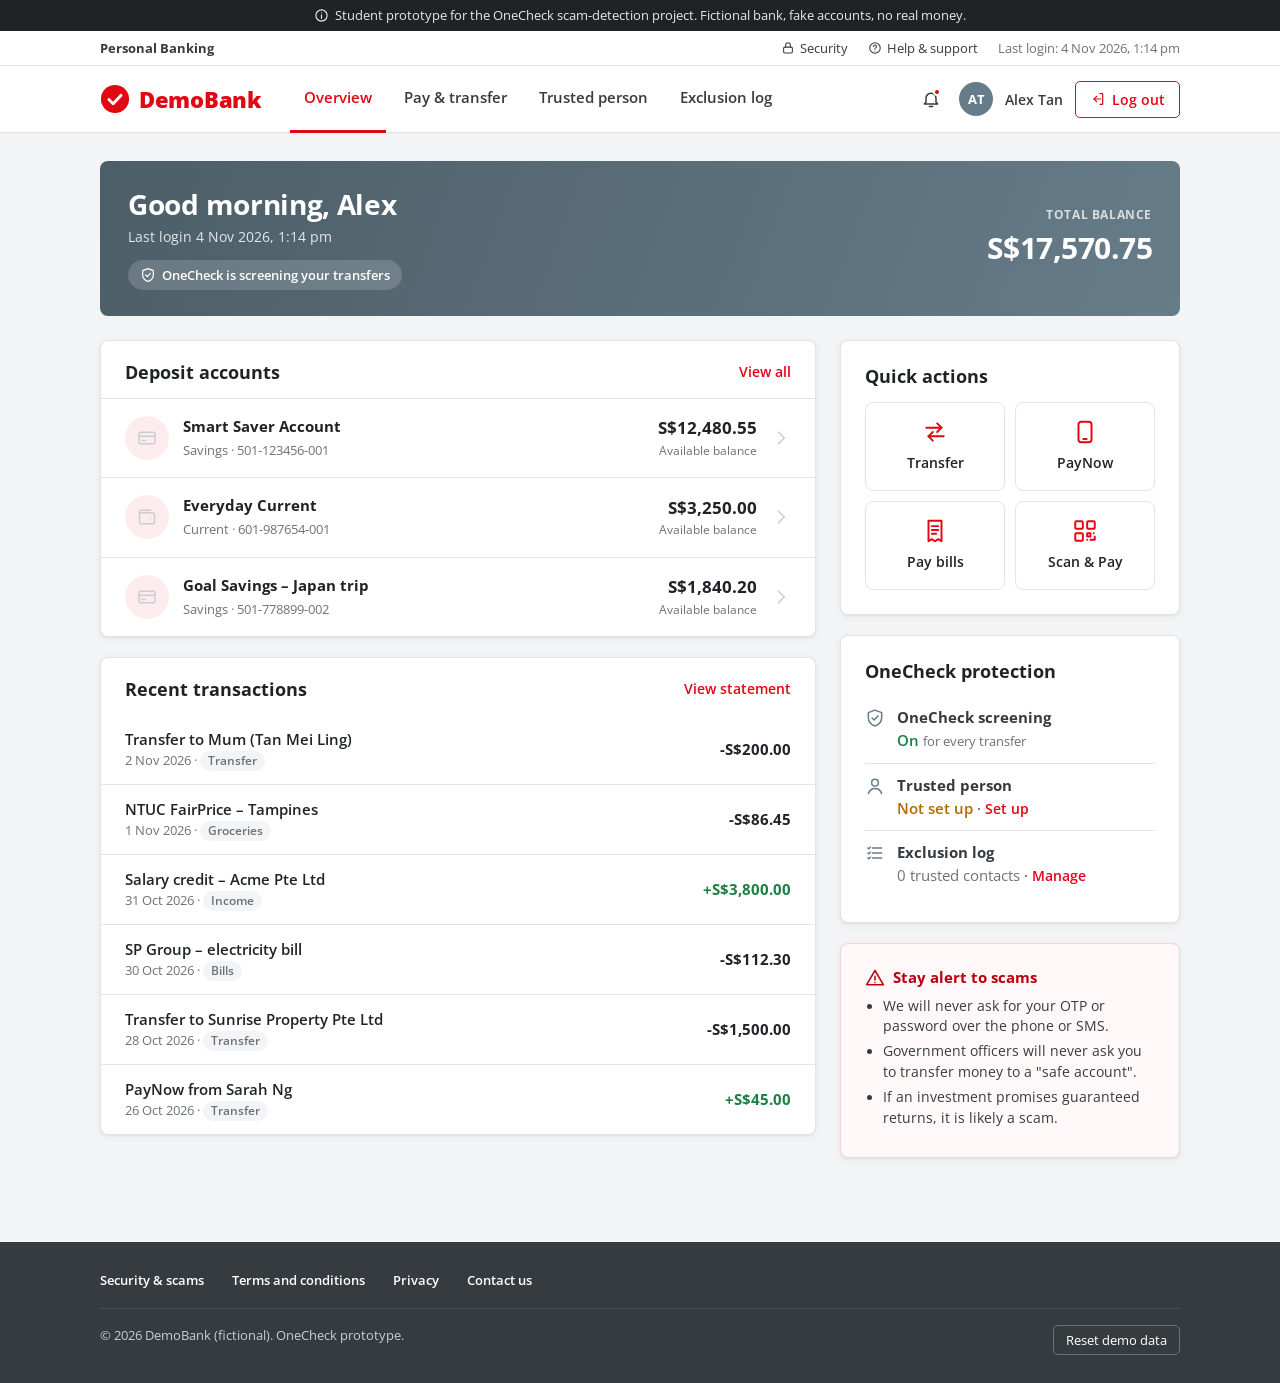
<file: onecheck-skeleton/index.html>
<!DOCTYPE html>
<html lang="en">
<head>
  <meta charset="UTF-8">
  <meta name="viewport" content="width=device-width, initial-scale=1">
  <title>Account overview</title>
  <link rel="preconnect" href="https://fonts.googleapis.com">
  <link rel="preconnect" href="https://fonts.gstatic.com" crossorigin>
  <link href="https://fonts.googleapis.com/css2?family=Open+Sans:wght@400;600;700;800&display=swap" rel="stylesheet">
  <link rel="stylesheet" href="css/style.css">
</head>
<body data-page="home">
  <div id="site-header"></div>

  <main class="container">
    <section class="welcome">
      <div>
        <h1 id="welcome">Welcome back</h1>
        <p id="last-login"></p>
        <span class="protect-pill" id="protect-pill"></span>
      </div>
      <div class="total">
        <div class="eyebrow">Total balance</div>
        <div class="amount" id="total-balance"></div>
      </div>
    </section>

    <div class="layout-main-side">
      <div>
        <section class="card card-flush">
          <div class="card-head">
            <h2>Deposit accounts</h2>
            <a href="#" data-demo-only>View all</a>
          </div>
          <ul class="account-list" id="accounts"></ul>
        </section>

        <section class="card card-flush">
          <div class="card-head">
            <h2>Recent transactions</h2>
            <a href="#" data-demo-only>View statement</a>
          </div>
          <ul class="tx-list" id="recent"></ul>
        </section>
      </div>

      <aside>
        <section class="card">
          <h2>Quick actions</h2>
          <div class="actions" id="quick-actions"></div>
        </section>

        <section class="card">
          <div class="card-head"><h2>OneCheck protection</h2></div>
          <ul class="status-list" id="security-status"></ul>
        </section>

        <section class="card tip-card">
          <h3 id="tip-title"></h3>
          <ul>
            <li>We will never ask for your OTP or password over the phone or SMS.</li>
            <li>Government officers will never ask you to transfer money to a "safe account".</li>
            <li>If an investment promises guaranteed returns, it is likely a scam.</li>
          </ul>
        </section>
      </aside>
    </div>
  </main>

  <div id="site-footer"></div>

  <script src="js/data.js"></script>
  <script src="js/app.js"></script>
  <script src="js/exclusion-log.js"></script>
  <script src="js/trusted-person.js"></script>
  <script src="js/home.js"></script>
</body>
</html>
</file>
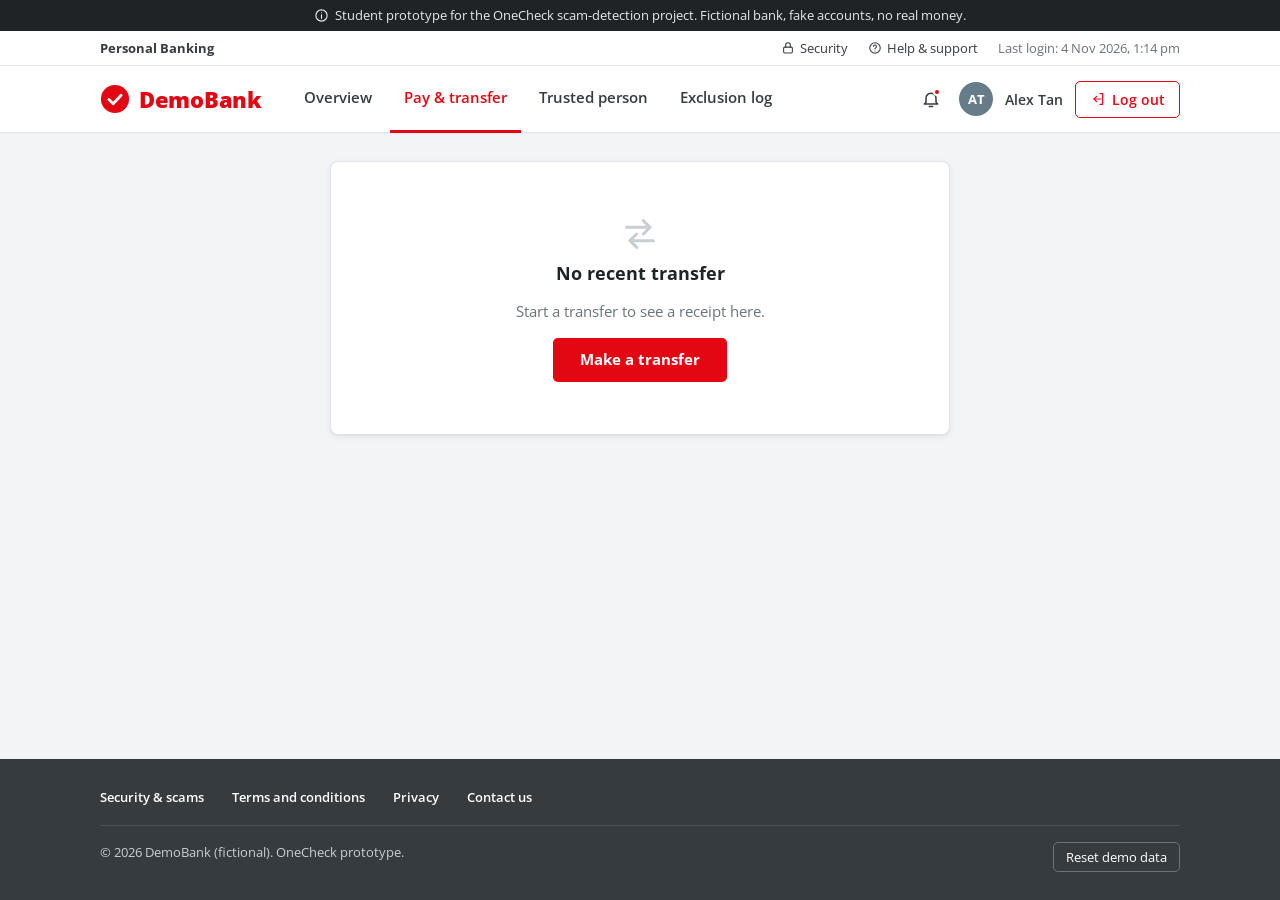
<file: onecheck-skeleton/complete.html>
<!DOCTYPE html>
<html lang="en">
<head>
  <meta charset="UTF-8">
  <meta name="viewport" content="width=device-width, initial-scale=1">
  <title>Transfer successful</title>
  <link rel="preconnect" href="https://fonts.googleapis.com">
  <link rel="preconnect" href="https://fonts.gstatic.com" crossorigin>
  <link href="https://fonts.googleapis.com/css2?family=Open+Sans:wght@400;600;700;800&display=swap" rel="stylesheet">
  <link rel="stylesheet" href="css/style.css">
</head>
<body data-page="transfer">
  <div id="site-header"></div>

  <main class="container">
    <div id="stepper"></div>
    <div class="card receipt" id="complete-root"></div>
  </main>

  <div id="site-footer"></div>

  <script src="js/data.js"></script>
  <script src="js/app.js"></script>
  <script src="js/complete.js"></script>
</body>
</html>
</file>
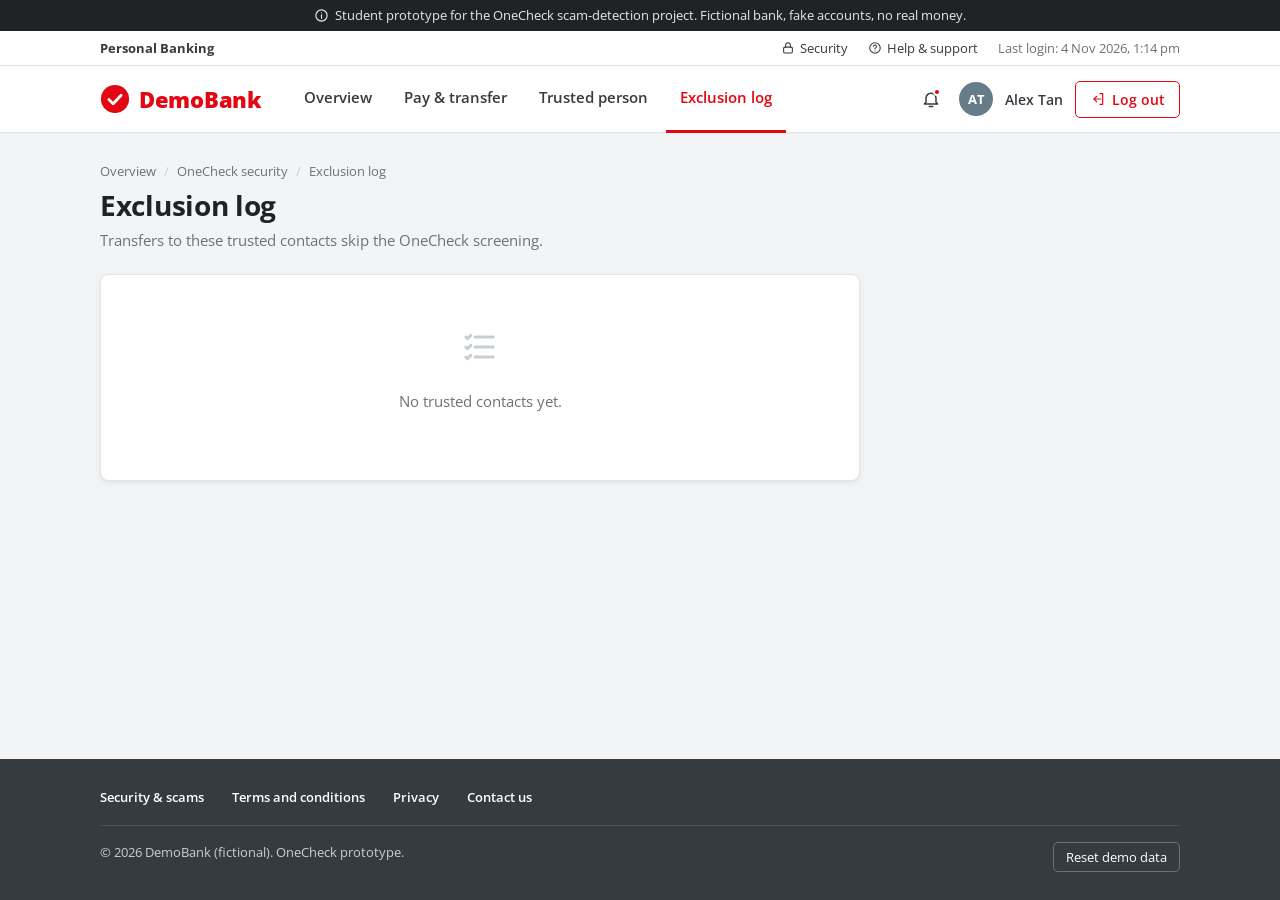
<file: onecheck-skeleton/exclusion-log.html>
<!DOCTYPE html>
<html lang="en">
<head>
  <meta charset="UTF-8">
  <meta name="viewport" content="width=device-width, initial-scale=1">
  <title>Exclusion log</title>
  <link rel="preconnect" href="https://fonts.googleapis.com">
  <link rel="preconnect" href="https://fonts.gstatic.com" crossorigin>
  <link href="https://fonts.googleapis.com/css2?family=Open+Sans:wght@400;600;700;800&display=swap" rel="stylesheet">
  <link rel="stylesheet" href="css/style.css">
</head>
<body data-page="exclusion">
  <div id="site-header"></div>

  <main class="container">
    <div class="page-head">
      <div class="breadcrumb"><a href="index.html">Overview</a><span>OneCheck security</span><span>Exclusion log</span></div>
      <h1>Exclusion log</h1>
      <p class="subtitle">Transfers to these trusted contacts skip the OneCheck screening.</p>
    </div>

    <div class="layout-narrow">
      <!-- OWNER (Su Yi): build the add / remove UI here. Logic lives in js/exclusion-log.js -->
      <div class="card" id="exclusion-root"></div>
    </div>
  </main>

  <div id="site-footer"></div>

  <script src="js/data.js"></script>
  <script src="js/app.js"></script>
  <script src="js/exclusion-log.js"></script>
</body>
</html>
</file>
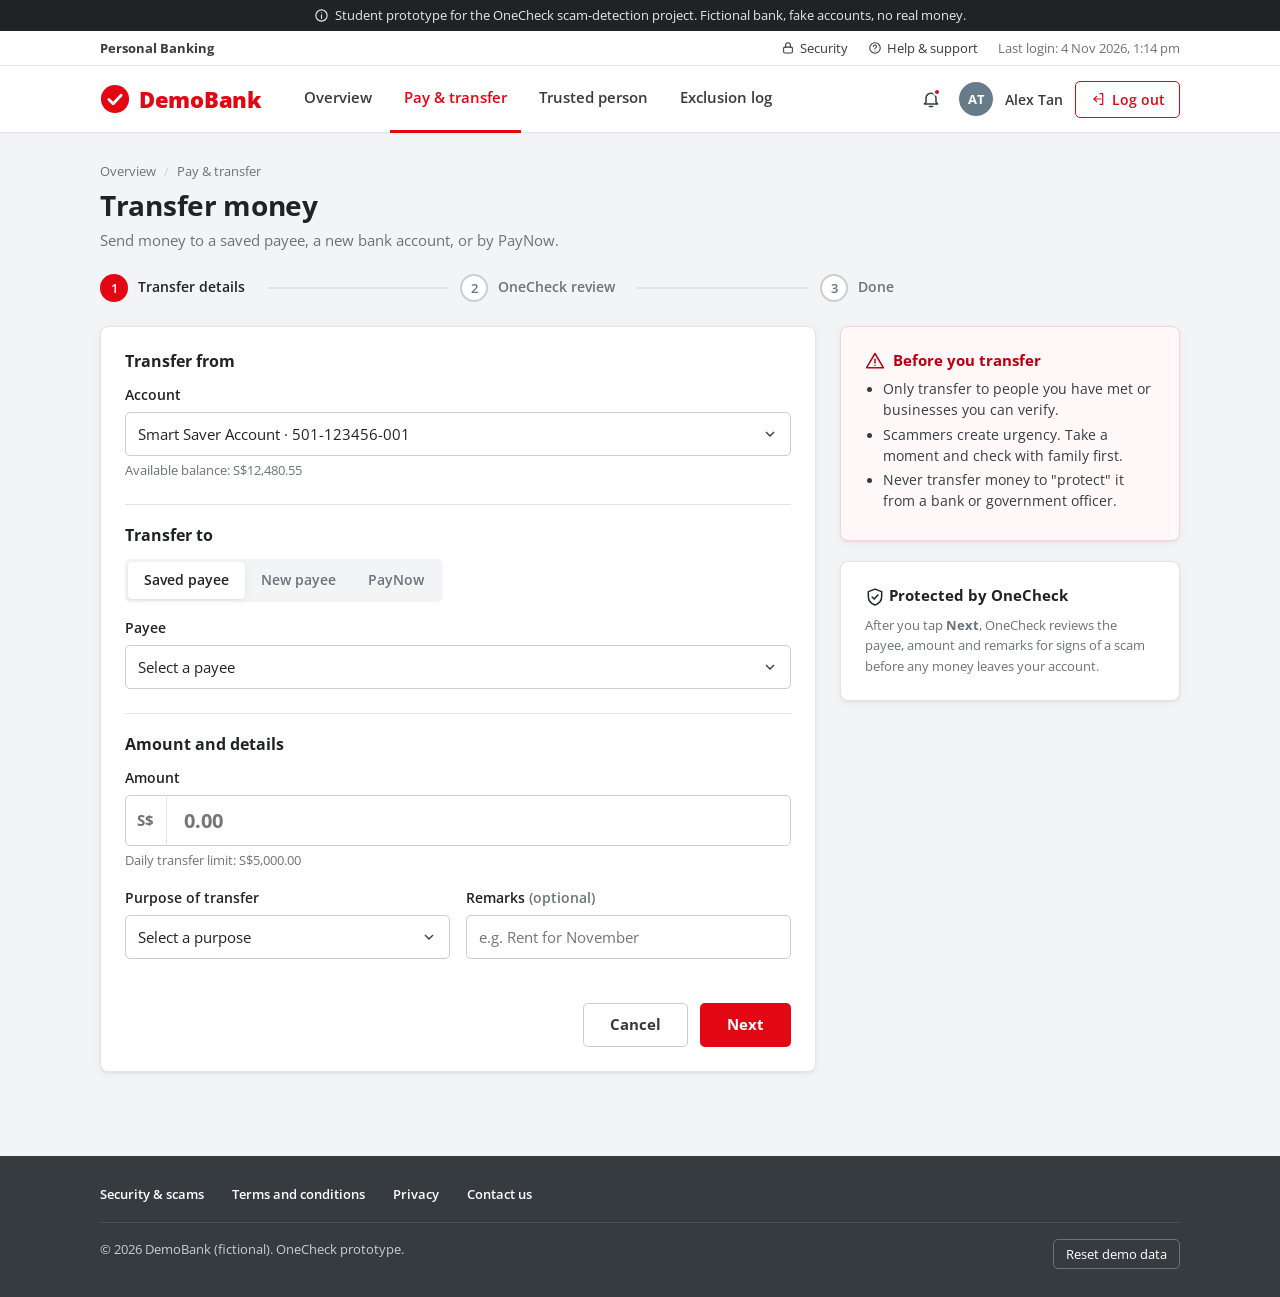
<file: onecheck-skeleton/onecheck.html>
<!DOCTYPE html>
<html lang="en">
<head>
  <meta charset="UTF-8">
  <meta name="viewport" content="width=device-width, initial-scale=1">
  <title>OneCheck review</title>
  <link rel="preconnect" href="https://fonts.googleapis.com">
  <link rel="preconnect" href="https://fonts.gstatic.com" crossorigin>
  <link href="https://fonts.googleapis.com/css2?family=Open+Sans:wght@400;600;700;800&display=swap" rel="stylesheet">
  <link rel="stylesheet" href="css/style.css">
</head>
<body data-page="transfer">
  <div id="site-header"></div>

  <main class="container">
    <div class="page-head">
      <div class="breadcrumb"><a href="index.html">Overview</a><span><a href="transfer.html">Pay &amp; transfer</a></span><span>OneCheck review</span></div>
      <h1>Review your transfer</h1>
      <p class="subtitle">OneCheck checks every transfer for signs of a scam before it leaves your account.</p>
    </div>

    <div id="stepper"></div>

    <div class="layout-narrow">
      <!-- OWNER (Mushfira): everything inside #onecheck-root is the low / medium / high screen.
           Edit the render functions in js/onecheck.js. -->
      <div id="onecheck-root"></div>

      <!-- SLOT (Izz): status of the trusted-person alert, filled by TrustedPerson.notify() -->
      <div id="trusted-person-slot"></div>
    </div>
  </main>

  <div id="site-footer"></div>

  <script src="js/data.js"></script>
  <script src="js/app.js"></script>
  <script src="js/exclusion-log.js"></script>
  <script src="js/trusted-person.js"></script>
  <script src="js/onecheck-api.js"></script>
  <script src="js/onecheck.js"></script>
</body>
</html>
</file>
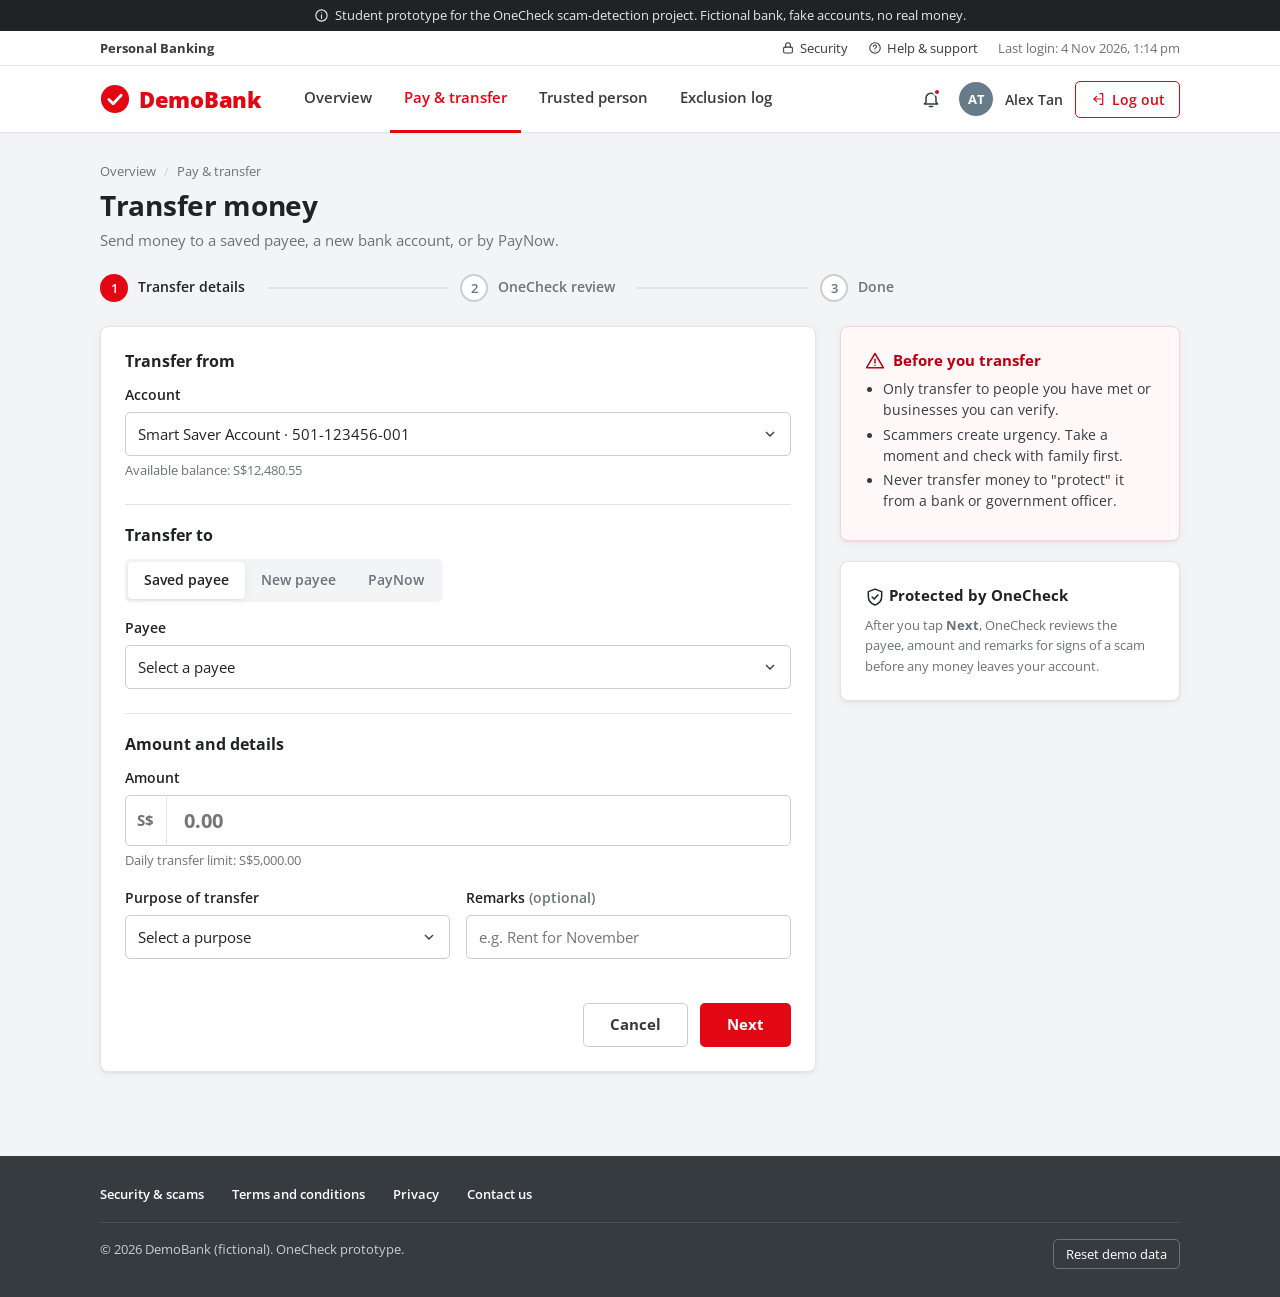
<file: onecheck-skeleton/transfer.html>
<!DOCTYPE html>
<html lang="en">
<head>
  <meta charset="UTF-8">
  <meta name="viewport" content="width=device-width, initial-scale=1">
  <title>Pay &amp; transfer</title>
  <link rel="preconnect" href="https://fonts.googleapis.com">
  <link rel="preconnect" href="https://fonts.gstatic.com" crossorigin>
  <link href="https://fonts.googleapis.com/css2?family=Open+Sans:wght@400;600;700;800&display=swap" rel="stylesheet">
  <link rel="stylesheet" href="css/style.css">
</head>
<body data-page="transfer">
  <div id="site-header"></div>

  <main class="container">
    <div class="page-head">
      <div class="breadcrumb"><a href="index.html">Overview</a><span>Pay &amp; transfer</span></div>
      <h1>Transfer money</h1>
      <p class="subtitle">Send money to a saved payee, a new bank account, or by PayNow.</p>
    </div>

    <div id="stepper"></div>

    <div class="layout-main-side">
      <form id="transfer-form" class="card" novalidate>
        <!-- FROM -->
        <section class="form-section">
          <h2>Transfer from</h2>
          <div class="form-row">
            <label for="from">Account</label>
            <select id="from"></select>
            <div class="hint" id="from-balance"></div>
          </div>
        </section>

        <!-- TO -->
        <section class="form-section">
          <h2>Transfer to</h2>
          <div class="segmented" role="tablist" aria-label="Payee type">
            <button type="button" role="tab" data-mode="saved" aria-selected="true">Saved payee</button>
            <button type="button" role="tab" data-mode="new" aria-selected="false">New payee</button>
            <button type="button" role="tab" data-mode="paynow" aria-selected="false">PayNow</button>
          </div>

          <div data-panel="saved">
            <div class="form-row">
              <label for="payee">Payee</label>
              <select id="payee"></select>
              <div class="hint" id="payee-hint"></div>
            </div>
          </div>

          <div data-panel="new" class="hidden">
            <div class="form-row">
              <label for="new-name">Payee name</label>
              <input type="text" id="new-name" placeholder="As shown on the bank account" autocomplete="off">
            </div>
            <div class="form-grid">
              <div class="form-row">
                <label for="new-bank">Bank</label>
                <select id="new-bank"></select>
              </div>
              <div class="form-row">
                <label for="new-number">Account number</label>
                <input type="text" id="new-number" placeholder="e.g. 123-456789-0" inputmode="numeric" autocomplete="off">
              </div>
            </div>
          </div>

          <div data-panel="paynow" class="hidden">
            <div class="form-row">
              <label for="paynow-mobile">Mobile number</label>
              <div class="input-prefix">
                <span>+65</span>
                <input type="tel" id="paynow-mobile" placeholder="8 digits" maxlength="8" inputmode="numeric" autocomplete="off" style="font-size:16px;font-weight:600">
              </div>
              <div class="hint">Demo numbers: 9123 4567, 9876 5432, 8111 2222</div>
              <div id="paynow-result"></div>
            </div>
          </div>

          <!-- SLOT (Su Yi): exclusion log hint, e.g. "This payee is in your exclusion log". Filled by ExclusionLog.renderHint() -->
          <div id="exclusion-slot"></div>
        </section>

        <!-- AMOUNT -->
        <section class="form-section">
          <h2>Amount and details</h2>
          <div class="form-row">
            <label for="amount">Amount</label>
            <div class="input-prefix">
              <span>S$</span>
              <input type="number" id="amount" min="0.01" step="0.01" placeholder="0.00" inputmode="decimal">
            </div>
            <div class="hint" id="limit-hint"></div>
            <div class="error" id="amount-error"></div>
          </div>
          <div class="form-grid">
            <div class="form-row">
              <label for="purpose">Purpose of transfer</label>
              <select id="purpose"></select>
            </div>
            <div class="form-row">
              <label for="remarks">Remarks <span class="muted">(optional)</span></label>
              <input type="text" id="remarks" maxlength="140" placeholder="e.g. Rent for November">
            </div>
          </div>
        </section>

        <div class="error" id="form-error" style="margin-bottom:12px"></div>
        <div class="btn-row end">
          <a class="btn btn-ghost" href="index.html">Cancel</a>
          <button type="submit" class="btn btn-primary">Next</button>
        </div>
      </form>

      <aside>
        <section class="card tip-card">
          <h3 id="tip-title"></h3>
          <ul>
            <li>Only transfer to people you have met or businesses you can verify.</li>
            <li>Scammers create urgency. Take a moment and check with family first.</li>
            <li>Never transfer money to "protect" it from a bank or government officer.</li>
          </ul>
        </section>
        <section class="card">
          <h3 id="onecheck-title"></h3>
          <p class="small muted" style="margin:0">After you tap <strong>Next</strong>, OneCheck reviews the payee, amount and remarks for signs of a scam before any money leaves your account.</p>
        </section>
      </aside>
    </div>
  </main>

  <div id="site-footer"></div>

  <script src="js/data.js"></script>
  <script src="js/app.js"></script>
  <script src="js/exclusion-log.js"></script>
  <script src="js/transfer.js"></script>
</body>
</html>
</file>
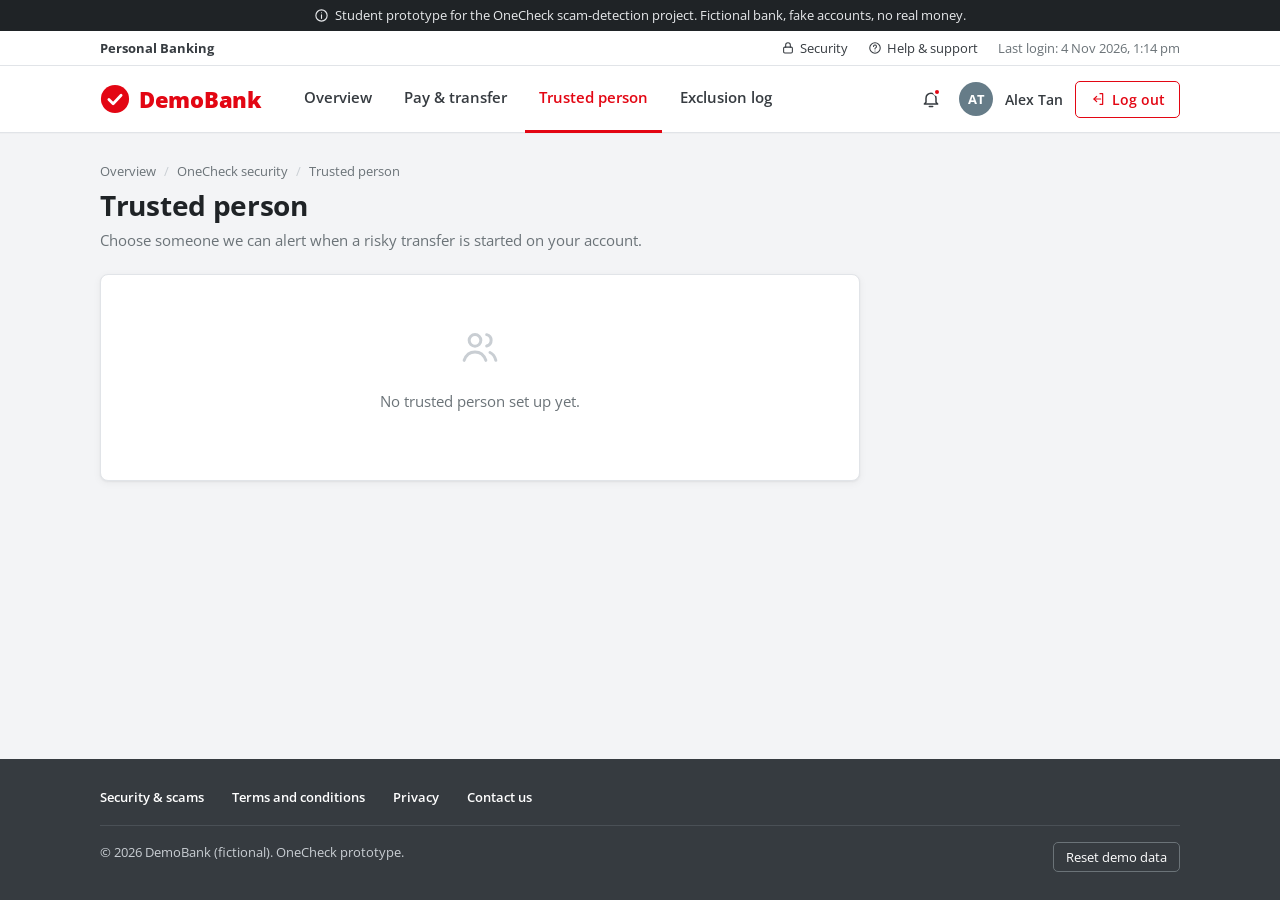
<file: onecheck-skeleton/trusted-person.html>
<!DOCTYPE html>
<html lang="en">
<head>
  <meta charset="UTF-8">
  <meta name="viewport" content="width=device-width, initial-scale=1">
  <title>Trusted person</title>
  <link rel="preconnect" href="https://fonts.googleapis.com">
  <link rel="preconnect" href="https://fonts.gstatic.com" crossorigin>
  <link href="https://fonts.googleapis.com/css2?family=Open+Sans:wght@400;600;700;800&display=swap" rel="stylesheet">
  <link rel="stylesheet" href="css/style.css">
</head>
<body data-page="trusted">
  <div id="site-header"></div>

  <main class="container">
    <div class="page-head">
      <div class="breadcrumb"><a href="index.html">Overview</a><span>OneCheck security</span><span>Trusted person</span></div>
      <h1>Trusted person</h1>
      <p class="subtitle">Choose someone we can alert when a risky transfer is started on your account.</p>
    </div>

    <div class="layout-narrow">
      <!-- OWNER (Izz): build the form + display here. Logic lives in js/trusted-person.js -->
      <div class="card" id="trusted-root"></div>
    </div>
  </main>

  <div id="site-footer"></div>

  <script src="js/data.js"></script>
  <script src="js/app.js"></script>
  <script src="js/trusted-person.js"></script>
</body>
</html>
</file>
<file: onecheck-skeleton/css/style.css>
/* =========================================================
   OneCheck prototype – shared styles
   Visual language modelled on Singapore retail-bank web
   banking: white two-row header, red primary actions,
   charcoal text, Open Sans, light grey page background.

   Everyone: add your page-specific styles in your own section
   at the bottom (see "PER-FEATURE STYLES").
   Change the look of the whole site via the :root variables.
   ========================================================= */

:root {
  --brand: #e30613;          /* primary red */
  --brand-dark: #b8000f;
  --brand-light: #fdeced;
  --ink: #363b40;            /* body text */
  --ink-strong: #1f2326;
  --muted: #6b7378;
  --slate: #667c88;          /* secondary / hero */
  --slate-dark: #4c5e68;
  --bg: #f3f4f6;
  --card: #ffffff;
  --border: #e1e4e8;
  --border-strong: #c9ced3;
  --focus: #0b6fb8;

  --low: #1a7f43;
  --low-bg: #e7f5ec;
  --medium: #b06a00;
  --medium-bg: #fff4de;
  --high: #c4141c;
  --high-bg: #fdeaea;

  --radius: 8px;
  --radius-sm: 5px;
  --shadow: 0 1px 2px rgba(31, 35, 38, 0.06), 0 2px 8px rgba(31, 35, 38, 0.05);
  --shadow-lg: 0 8px 28px rgba(31, 35, 38, 0.12);
  --container: 1120px;
  --font: "Open Sans", OpenSans, Helvetica, Arial, sans-serif;
}

* { box-sizing: border-box; }

html { -webkit-text-size-adjust: 100%; }
body {
  margin: 0;
  font-family: var(--font);
  font-size: 15px;
  background: var(--bg);
  color: var(--ink);
  line-height: 1.55;
  min-height: 100vh;
  display: flex;
  flex-direction: column;
}
main { flex: 1 0 auto; }

a { color: var(--brand); text-decoration: none; }
a:hover { text-decoration: underline; }
:focus-visible { outline: 2px solid var(--focus); outline-offset: 2px; }

.icon { width: 20px; height: 20px; flex: none; vertical-align: middle; }
.icon-sm { width: 16px; height: 16px; }
.icon-lg { width: 28px; height: 28px; }
.icon-xl { width: 40px; height: 40px; }

.container {
  width: 100%;
  max-width: var(--container);
  margin: 0 auto;
  padding: 28px 20px 64px;
}

/* ---------- Prototype banner ---------- */
.proto-banner {
  background: var(--ink-strong);
  color: #e7e9eb;
  text-align: center;
  font-size: 12.5px;
  padding: 6px 12px;
  display: flex;
  align-items: center;
  justify-content: center;
  gap: 6px;
}
.proto-banner .icon { width: 15px; height: 15px; }

/* ---------- Header ---------- */
.site-header {
  background: #fff;
  border-bottom: 1px solid var(--border);
  box-shadow: 0 1px 0 rgba(0, 0, 0, 0.02);
  position: sticky;
  top: 0;
  z-index: 50;
}
.site-header .inner {
  max-width: var(--container);
  margin: 0 auto;
  padding: 0 20px;
  display: flex;
  align-items: center;
}
.utility-bar { border-bottom: 1px solid var(--border); font-size: 12.5px; color: var(--muted); }
.utility-bar .inner { justify-content: space-between; min-height: 34px; gap: 12px; }
.utility-bar .segment { font-weight: 700; color: var(--ink); }
.utility-links { display: flex; align-items: center; gap: 20px; }
.utility-links a { color: var(--ink); display: inline-flex; align-items: center; gap: 5px; }
.utility-links a:hover { color: var(--brand); text-decoration: none; }
.utility-links .icon { width: 14px; height: 14px; }

.main-bar .inner { min-height: 66px; gap: 28px; }

.brand { display: inline-flex; align-items: center; gap: 9px; color: var(--brand); text-decoration: none; }
.brand:hover { text-decoration: none; }
.brand-mark { width: 30px; height: 30px; display: block; }
.brand-mark svg { width: 100%; height: 100%; display: block; }
.brand-name { font-size: 22px; font-weight: 800; letter-spacing: -0.3px; }

.site-nav { display: flex; align-items: stretch; align-self: stretch; gap: 4px; }
.site-nav a {
  display: flex;
  align-items: center;
  padding: 0 14px;
  color: var(--ink);
  font-weight: 600;
  font-size: 14.5px;
  border-bottom: 3px solid transparent;
  margin-bottom: -1px;
}
.site-nav a:hover { color: var(--brand); text-decoration: none; }
.site-nav a.active { color: var(--brand); border-bottom-color: var(--brand); }

.user-menu { margin-left: auto; display: flex; align-items: center; gap: 12px; }
.user-name { font-weight: 600; font-size: 14px; }
.avatar {
  width: 34px; height: 34px; border-radius: 50%;
  background: var(--slate); color: #fff;
  display: inline-flex; align-items: center; justify-content: center;
  font-weight: 700; font-size: 13px;
}
.icon-btn { position: relative; color: var(--ink); display: inline-flex; padding: 6px; border-radius: 50%; }
.icon-btn:hover { background: var(--bg); color: var(--brand); }
.icon-btn .pip { position: absolute; top: 5px; right: 6px; width: 8px; height: 8px; border-radius: 50%; background: var(--brand); border: 2px solid #fff; }
.logout {
  display: inline-flex; align-items: center; gap: 6px;
  font-weight: 600; font-size: 14px;
  padding: 7px 14px;
  border: 1px solid var(--brand);
  border-radius: var(--radius-sm);
}
.logout:hover { background: var(--brand-light); text-decoration: none; }
.logout .icon { width: 16px; height: 16px; }

.nav-toggle { display: none; background: none; border: 0; padding: 6px; color: var(--ink); cursor: pointer; margin-left: auto; }

/* ---------- Footer ---------- */
.site-footer { background: var(--ink); color: #c9ced3; font-size: 13px; margin-top: auto; }
.site-footer .inner { max-width: var(--container); margin: 0 auto; padding: 28px 20px; }
.footer-links { display: flex; flex-wrap: wrap; gap: 8px 28px; padding-bottom: 18px; border-bottom: 1px solid #4a5056; }
.footer-links a { color: #fff; font-weight: 600; }
.footer-meta { display: flex; justify-content: space-between; flex-wrap: wrap; gap: 10px; padding-top: 16px; }
.site-footer button {
  background: none; border: 1px solid #6b7378; color: #fff;
  border-radius: var(--radius-sm); padding: 4px 12px;
  cursor: pointer; font: inherit;
}
.site-footer button:hover { border-color: #fff; }

/* ---------- Page head (breadcrumb + title) ---------- */
.page-head { margin-bottom: 22px; }
.breadcrumb { font-size: 13px; color: var(--muted); margin-bottom: 6px; }
.breadcrumb a { color: var(--muted); }
.breadcrumb a:hover { color: var(--brand); }
.breadcrumb span::before { content: "/"; margin: 0 8px; color: var(--border-strong); }

/* ---------- Typography ---------- */
h1, h2, h3 { color: var(--ink-strong); font-weight: 700; line-height: 1.25; }
h1 { font-size: 28px; margin: 0 0 6px; letter-spacing: -0.3px; }
h2 { font-size: 18px; margin: 0 0 14px; }
h3 { font-size: 15px; margin: 0 0 8px; }
.subtitle { color: var(--muted); margin: 0 0 20px; }
.muted { color: var(--muted); }
.small { font-size: 13px; }
.eyebrow { font-size: 12px; font-weight: 700; letter-spacing: 0.6px; text-transform: uppercase; color: var(--muted); }

/* ---------- Cards & layout ---------- */
.card {
  background: var(--card);
  border: 1px solid var(--border);
  border-radius: var(--radius);
  box-shadow: var(--shadow);
  padding: 24px;
  margin-bottom: 20px;
}
.card-head { display: flex; align-items: center; justify-content: space-between; gap: 12px; margin-bottom: 14px; }
.card-head h2 { margin: 0; }
.card-head a { font-size: 13.5px; font-weight: 600; }
.card-flush { padding: 0; }
.card-flush > .card-head { padding: 20px 24px 0; }

.grid-2 { display: grid; grid-template-columns: repeat(auto-fit, minmax(280px, 1fr)); gap: 20px; }
.layout-main-side { display: grid; grid-template-columns: minmax(0, 1fr) 340px; gap: 24px; align-items: start; }
.layout-narrow { max-width: 760px; }

/* ---------- Home: welcome strip ---------- */
.welcome {
  background: linear-gradient(110deg, var(--slate-dark), var(--slate));
  color: #fff;
  border-radius: var(--radius);
  padding: 26px 28px;
  display: flex;
  align-items: center;
  justify-content: space-between;
  gap: 20px;
  flex-wrap: wrap;
  margin-bottom: 24px;
}
.welcome h1 { color: #fff; margin: 0 0 4px; }
.welcome p { margin: 0; opacity: 0.85; font-size: 14px; }
.welcome .total { text-align: right; }
.welcome .total .eyebrow { color: rgba(255, 255, 255, 0.75); }
.welcome .total .amount { font-size: 30px; font-weight: 700; letter-spacing: -0.5px; }

.protect-pill {
  display: inline-flex; align-items: center; gap: 6px;
  margin-top: 12px;
  background: rgba(255, 255, 255, 0.16);
  border-radius: 999px;
  padding: 5px 12px;
  font-size: 13px;
  font-weight: 600;
}
.protect-pill .icon { width: 16px; height: 16px; }

/* ---------- Accounts list ---------- */
.account-list { list-style: none; margin: 0; padding: 0; }
.account-row {
  display: grid;
  grid-template-columns: 44px 1fr auto 20px;
  align-items: center;
  gap: 14px;
  padding: 16px 24px;
  border-top: 1px solid var(--border);
  color: var(--ink);
}
.account-row:hover { background: #fafbfc; text-decoration: none; }
.account-row .acc-icon {
  width: 44px; height: 44px; border-radius: 50%;
  background: var(--brand-light); color: var(--brand);
  display: flex; align-items: center; justify-content: center;
}
.account-row .acc-name { font-weight: 700; color: var(--ink-strong); }
.account-row .acc-number { font-size: 13px; color: var(--muted); }
.account-row .acc-balance { text-align: right; font-weight: 700; font-size: 17px; color: var(--ink-strong); }
.account-row .acc-balance small { display: block; font-size: 12px; font-weight: 400; color: var(--muted); }
.account-row .icon { color: var(--border-strong); }

/* legacy card style (still available) */
.account-card .name { font-weight: 700; }
.account-card .number { color: var(--muted); font-size: 13px; }
.account-card .balance { font-size: 24px; font-weight: 700; margin-top: 8px; color: var(--ink-strong); }

/* ---------- Quick actions ---------- */
.actions { display: grid; grid-template-columns: repeat(2, 1fr); gap: 10px; }
.action-tile {
  display: flex;
  flex-direction: column;
  align-items: center;
  gap: 8px;
  padding: 16px 8px;
  border: 1px solid var(--border);
  border-radius: var(--radius);
  text-align: center;
  color: var(--ink-strong);
  font-weight: 600;
  font-size: 13.5px;
  background: #fff;
  transition: border-color 0.15s, box-shadow 0.15s;
}
.action-tile .icon { width: 26px; height: 26px; color: var(--brand); }
.action-tile:hover { border-color: var(--brand); box-shadow: var(--shadow); text-decoration: none; }

/* ---------- Transactions ---------- */
.tx-list { list-style: none; margin: 0; padding: 0; }
.tx-list li {
  display: flex;
  justify-content: space-between;
  align-items: center;
  gap: 12px;
  padding: 13px 0;
  border-bottom: 1px solid var(--border);
}
.tx-list li:last-child { border-bottom: none; }
.tx-list .amount { font-weight: 700; white-space: nowrap; color: var(--ink-strong); }
.tx-list .amount.in { color: var(--low); }
.tx-list .tx-desc { font-weight: 600; color: var(--ink-strong); }
.tx-list .tx-meta { font-size: 12.5px; color: var(--muted); }
.card-flush .tx-list li { padding-left: 24px; padding-right: 24px; }

.tag {
  display: inline-block;
  font-size: 11.5px;
  font-weight: 600;
  padding: 1px 8px;
  border-radius: 999px;
  background: var(--bg);
  color: var(--muted);
}

/* ---------- Security status (home side panel) ---------- */
.status-list { list-style: none; margin: 0; padding: 0; }
.status-list li { display: flex; gap: 12px; align-items: flex-start; padding: 10px 0; border-bottom: 1px solid var(--border); }
.status-list li:last-child { border-bottom: 0; }
.status-list .icon { color: var(--slate); margin-top: 2px; }
.status-list a { font-weight: 600; font-size: 13.5px; }
.status-ok { color: var(--low); font-weight: 600; }
.status-off { color: var(--medium); font-weight: 600; }

.tip-card { background: #fff8f8; border-color: #f6d3d5; }
.tip-card h3 { display: flex; gap: 8px; align-items: center; color: var(--brand-dark); }
.tip-card ul { margin: 0; padding-left: 18px; font-size: 13.5px; }
.tip-card li { margin-bottom: 4px; }

/* ---------- Stepper ---------- */
.stepper { list-style: none; display: flex; margin: 0 0 24px; padding: 0; counter-reset: s; }
.stepper li { flex: 1; display: flex; align-items: center; gap: 10px; color: var(--muted); font-size: 13.5px; font-weight: 600; position: relative; }
.stepper li:not(:last-child)::after { content: ""; flex: 1; height: 2px; background: var(--border); margin: 0 12px; }
.stepper .dot {
  width: 28px; height: 28px; border-radius: 50%;
  border: 2px solid var(--border-strong); background: #fff;
  display: inline-flex; align-items: center; justify-content: center;
  font-size: 13px; flex: none;
}
.stepper .dot .icon { width: 15px; height: 15px; }
.stepper li.current { color: var(--ink-strong); }
.stepper li.current .dot { border-color: var(--brand); background: var(--brand); color: #fff; }
.stepper li.done { color: var(--ink); }
.stepper li.done .dot { border-color: var(--brand); color: var(--brand); }
.stepper li.done::after { background: var(--brand); }

/* ---------- Forms ---------- */
.form-section { padding-bottom: 6px; margin-bottom: 20px; border-bottom: 1px solid var(--border); }
.form-section:last-of-type { border-bottom: 0; }
.form-section > h2 { font-size: 16px; display: flex; align-items: center; gap: 8px; }
.form-row { margin-bottom: 18px; }
.form-grid { display: grid; grid-template-columns: 1fr 1fr; gap: 0 16px; }
label { display: block; font-weight: 600; margin-bottom: 6px; font-size: 13.5px; color: var(--ink-strong); }
input[type="text"], input[type="tel"], input[type="number"], select, textarea {
  width: 100%;
  padding: 11px 12px;
  border: 1px solid var(--border-strong);
  border-radius: var(--radius-sm);
  font-size: 15px;
  font-family: inherit;
  color: var(--ink-strong);
  background: #fff;
  transition: border-color 0.15s, box-shadow 0.15s;
}
select {
  appearance: none;
  background-image: url("data:image/svg+xml,%3Csvg xmlns='http://www.w3.org/2000/svg' viewBox='0 0 24 24' fill='none' stroke='%23363b40' stroke-width='2'%3E%3Cpath d='m6 9 6 6 6-6'/%3E%3C/svg%3E");
  background-repeat: no-repeat;
  background-position: right 12px center;
  background-size: 16px;
  padding-right: 38px;
}
input:focus, select:focus, textarea:focus {
  outline: none;
  border-color: var(--focus);
  box-shadow: 0 0 0 3px rgba(11, 111, 184, 0.15);
}
input.invalid, select.invalid { border-color: var(--high); }
.input-prefix { position: relative; }
.input-prefix > span {
  position: absolute; left: 0; top: 0; bottom: 0;
  display: flex; align-items: center;
  padding: 0 12px;
  font-weight: 700; color: var(--muted);
  border-right: 1px solid var(--border);
}
.input-prefix > input { padding-left: 58px; font-size: 20px; font-weight: 700; }
.hint { font-size: 12.5px; color: var(--muted); margin-top: 5px; }
.error { color: var(--high); font-size: 13px; margin-top: 5px; min-height: 0; }
.error:empty { display: none; }
.hidden { display: none !important; }

/* Segmented tabs (saved payee / new payee / PayNow) */
.segmented { display: inline-flex; background: var(--bg); border-radius: var(--radius-sm); padding: 3px; margin-bottom: 16px; flex-wrap: wrap; }
.segmented button {
  border: 0; background: none; font: inherit; font-size: 13.5px; font-weight: 600;
  color: var(--muted); padding: 8px 16px; border-radius: 4px; cursor: pointer;
}
.segmented button[aria-selected="true"] { background: #fff; color: var(--ink-strong); box-shadow: var(--shadow); }

.payee-preview {
  display: flex; align-items: center; gap: 12px;
  background: var(--bg); border-radius: var(--radius-sm);
  padding: 10px 14px; font-size: 13.5px; margin-top: 8px;
}
.payee-preview .avatar { width: 30px; height: 30px; font-size: 12px; }

/* ---------- Buttons ---------- */
.btn {
  display: inline-flex;
  align-items: center;
  justify-content: center;
  gap: 8px;
  border: 1px solid transparent;
  border-radius: var(--radius-sm);
  padding: 11px 26px;
  font-size: 15px;
  font-weight: 700;
  cursor: pointer;
  text-decoration: none;
  font-family: inherit;
  line-height: 1.3;
  transition: background 0.15s, border-color 0.15s;
}
.btn:hover { text-decoration: none; }
.btn .icon { width: 18px; height: 18px; }
.btn-primary { background: var(--brand); color: #fff; }
.btn-primary:hover { background: var(--brand-dark); }
.btn-secondary { background: #fff; color: var(--brand); border-color: var(--brand); }
.btn-secondary:hover { background: var(--brand-light); }
.btn-ghost { background: none; color: var(--ink); border-color: var(--border-strong); }
.btn-ghost:hover { border-color: var(--ink); }
.btn-danger { background: var(--high); color: #fff; }
.btn-danger:hover { background: #9d1016; }
.btn:disabled { opacity: 0.45; cursor: not-allowed; }
.btn-row { display: flex; gap: 12px; flex-wrap: wrap; margin-top: 8px; }
.btn-row.end { justify-content: flex-end; }
.btn-row.center { justify-content: center; }

/* ---------- Summary (key/value) ---------- */
.summary { margin: 0; }
.summary div {
  display: flex;
  justify-content: space-between;
  gap: 16px;
  padding: 11px 0;
  border-bottom: 1px solid var(--border);
}
.summary div:last-child { border-bottom: none; }
.summary dt { color: var(--muted); }
.summary dd { margin: 0; font-weight: 600; text-align: right; color: var(--ink-strong); }

/* ---------- Risk badges & screens ---------- */
.badge {
  display: inline-block;
  padding: 3px 12px;
  border-radius: 999px;
  font-size: 12px;
  font-weight: 700;
  text-transform: uppercase;
  letter-spacing: 0.5px;
}
.badge.low { background: var(--low-bg); color: var(--low); }
.badge.medium { background: var(--medium-bg); color: var(--medium); }
.badge.high { background: var(--high-bg); color: var(--high); }

.risk-screen { border-top: 5px solid var(--border); }
.risk-screen.risk-low { border-top-color: var(--low); }
.risk-screen.risk-medium { border-top-color: var(--medium); }
.risk-screen.risk-high { border-top-color: var(--high); }
.risk-screen .risk-icon {
  width: 56px; height: 56px; border-radius: 50%;
  display: flex; align-items: center; justify-content: center;
  margin-bottom: 12px;
}
.risk-screen .risk-icon .icon { width: 30px; height: 30px; }
.risk-low .risk-icon { background: var(--low-bg); color: var(--low); }
.risk-medium .risk-icon { background: var(--medium-bg); color: var(--medium); }
.risk-high .risk-icon { background: var(--high-bg); color: var(--high); }
.risk-screen h2 { font-size: 22px; margin: 10px 0 6px; }
.risk-screen ul { padding-left: 20px; }
.risk-screen .summary { background: var(--bg); border-radius: var(--radius-sm); padding: 4px 16px; margin: 16px 0; }

.score-bar {
  height: 8px;
  background: var(--border);
  border-radius: 999px;
  overflow: hidden;
  margin: 12px 0 4px;
}
.score-bar > span { display: block; height: 100%; background: var(--low); }
.score-bar.medium > span { background: var(--medium); }
.score-bar.high > span { background: var(--high); }

.spinner {
  width: 44px;
  height: 44px;
  border: 4px solid var(--border);
  border-top-color: var(--brand);
  border-radius: 50%;
  animation: spin 0.8s linear infinite;
  margin: 28px auto 16px;
}
@keyframes spin { to { transform: rotate(360deg); } }
.center { text-align: center; }

/* ---------- Notices + slots for teammates ---------- */
.notice, .slot {
  display: block;
  border: 1px solid #cfe0ee;
  border-left: 4px solid var(--focus);
  background: #f2f8fd;
  border-radius: var(--radius-sm);
  padding: 12px 16px;
  margin-bottom: 18px;
  font-size: 14px;
}
.notice.warn { border-color: #f1dcae; border-left-color: var(--medium); background: var(--medium-bg); }
.slot .slot-title { font-weight: 700; color: var(--ink-strong); font-size: 12px; text-transform: uppercase; letter-spacing: 0.5px; margin-bottom: 2px; }

.empty-state { text-align: center; padding: 28px 12px; color: var(--muted); }
.empty-state .icon { width: 40px; height: 40px; color: var(--border-strong); margin-bottom: 8px; }

/* ---------- Receipt / success ---------- */
.receipt { max-width: 620px; margin: 0 auto; }
.receipt-head { text-align: center; padding-bottom: 20px; border-bottom: 1px dashed var(--border-strong); margin-bottom: 8px; }
.receipt-head .amount { font-size: 34px; font-weight: 800; color: var(--ink-strong); letter-spacing: -0.5px; margin: 6px 0 2px; }
.success-icon {
  width: 64px;
  height: 64px;
  border-radius: 50%;
  background: var(--low-bg);
  color: var(--low);
  display: flex;
  align-items: center;
  justify-content: center;
  margin: 4px auto 14px;
}
.success-icon .icon { width: 34px; height: 34px; stroke-width: 2.4; }

/* ---------- Toast ---------- */
.toast {
  position: fixed;
  left: 50%;
  bottom: 28px;
  transform: translate(-50%, 20px);
  background: var(--ink-strong);
  color: #fff;
  padding: 11px 20px;
  border-radius: var(--radius-sm);
  font-size: 14px;
  box-shadow: var(--shadow-lg);
  opacity: 0;
  pointer-events: none;
  transition: opacity 0.2s, transform 0.2s;
  z-index: 100;
}
.toast.show { opacity: 1; transform: translate(-50%, 0); }

/* ---------- Responsive ---------- */
@media (max-width: 960px) {
  .layout-main-side { grid-template-columns: 1fr; }
  .user-name, .last-login { display: none; }
}
@media (max-width: 760px) {
  .nav-toggle { display: inline-flex; order: 2; }
  .main-bar .inner { flex-wrap: wrap; gap: 12px; padding-top: 10px; padding-bottom: 10px; min-height: 0; }
  .user-menu { order: 1; margin-left: auto; }
  .user-menu { gap: 6px; }
  .user-menu .logout { padding: 6px 8px; }
  .user-menu .avatar, .logout-label { display: none; }
  .brand-name { font-size: 20px; }
  .card.card-flush { padding: 0; }
  .segmented { display: flex; flex-wrap: nowrap; }
  .segmented button { flex: 1; padding: 8px 6px; }
  .card-flush > .card-head { padding: 16px 18px 0; }
  .card-flush .tx-list li { padding-left: 18px; padding-right: 18px; }
  .account-row .acc-number { word-break: break-all; }
  .site-nav { display: none; order: 3; width: 100%; flex-direction: column; gap: 0; }
  .nav-open .site-nav { display: flex; }
  .site-nav a { padding: 12px 0; border-bottom: 1px solid var(--border); border-left: 3px solid transparent; }
  .site-nav a.active { border-bottom-color: var(--border); border-left-color: var(--brand); padding-left: 10px; }
  .utility-links a { display: none; }
  .form-grid { grid-template-columns: 1fr; }
  .stepper .label { display: none; }
  .stepper li.current .label { display: inline; }
  .welcome .total { text-align: left; }
  h1 { font-size: 24px; }
  .card { padding: 18px; }
  .account-row { padding: 14px 18px; grid-template-columns: 40px 1fr auto; }
  .account-row > .icon:last-child { display: none; }
}

/* ---------- Print (receipt) ---------- */
@media print {
  #site-header, #site-footer, .btn-row, .stepper, .toast { display: none !important; }
  body { background: #fff; }
  .card { box-shadow: none; border: 0; }
}

/* =========================================================
   PER-FEATURE STYLES
   Add your own styles below under your own heading so we
   don't clash when merging.
   ========================================================= */

/* --- OneCheck Level Screen (Mushfira) --- */

/* centring: stepper + the level screen (OneCheck page only) */
.container:has(#onecheck-root) #stepper {
  max-width: 760px;
  margin-left: auto;
  margin-right: auto;
}
/* last step shouldn't take a third of the width, so the lines stretch edge to edge */
.container:has(#onecheck-root) #stepper .stepper li:last-child { flex: none; }
.layout-narrow:has(#onecheck-root) { margin-left: auto; margin-right: auto; }
#onecheck-root { width: 100%; max-width: 560px; margin: 0 auto; }
#trusted-person-slot { max-width: 560px; margin: 14px auto 0; }

.ocl-screen {
  display: flex; flex-direction: column; gap: 14px;
  background: #fff; border: 1px solid var(--border); border-radius: 16px;
  box-shadow: var(--shadow); padding: 20px 18px 24px; margin-bottom: 24px;
}
.ocl-center { text-align: center; align-items: center; }
.ocl-center .ocl-card { width: 100%; }

.ocl-head { display: flex; align-items: center; gap: 12px; }
.ocl-head .ocl-link { margin-left: auto; }
.ocl-eyebrow { font-size: 12px; color: #6b7280; letter-spacing: .02em; }
.ocl-level-name { font-size: 22px; font-weight: 700; line-height: 1.1; }
.ocl-title { font-size: 24px; line-height: 1.25; margin: 4px 0 0; }
.ocl-blurb { margin: 0; color: #374151; line-height: 1.5; }
.ocl-muted { color: #6b7280; font-size: 13px; margin: 6px 0 0; }
.ocl-error { color: var(--high, #d0021b); }
.ocl-sr { position: absolute; width: 1px; height: 1px; overflow: hidden; clip: rect(0 0 0 0); }

.ocl-level-icon {
  width: 52px; height: 52px; border-radius: 50%; flex: 0 0 auto;
  display: grid; place-items: center; color: #fff;
}
.ocl-level-icon svg { width: 26px; height: 26px; }
.ocl-level-icon.low { background: #f59e0b; }
.ocl-level-icon.medium { background: #f97316; }
.ocl-level-icon.high { background: var(--high, #d0021b); }
.ocl-level-icon.clear { background: #16a34a; }
.ocl-level-icon.ocl-big { width: 84px; height: 84px; }
.ocl-level-icon.ocl-big svg { width: 42px; height: 42px; }

.ocl-link {
  background: none; border: 0; color: var(--brand, #e0000f); cursor: pointer;
  display: inline-flex; align-items: center; gap: 4px; font-size: 13px; font-weight: 600;
}
.ocl-link svg { width: 14px; height: 14px; }

/* 3-segment meter */
.ocl-meter { display: grid; grid-template-columns: repeat(3, 1fr); gap: 6px; }
.ocl-meter span { height: 6px; border-radius: 3px; background: #e5e7eb; }
.ocl-meter.low span:nth-child(1) { background: #f59e0b; }
.ocl-meter.medium span:nth-child(-n+2) { background: #f97316; }
.ocl-meter.high span { background: var(--high, #d0021b); }

.ocl-card { background: #f3f4f6; border-radius: 12px; padding: 14px 16px; }
.ocl-card p { margin: 4px 0 0; line-height: 1.45; }
.ocl-paying-name { font-weight: 700; margin-top: 2px; }
.ocl-paying-amount { font-size: 28px; font-weight: 700; margin-top: 2px; }

.ocl-chips { display: flex; flex-wrap: wrap; gap: 8px; margin-top: 8px; }
.ocl-chip { font-size: 12px; font-weight: 600; padding: 4px 10px; border-radius: 999px; background: #fde8e8; color: #b42318; }
.ocl-chip.low { background: #fef3c7; color: #92400e; }
.ocl-chip.medium { background: #ffedd5; color: #9a3412; }
.ocl-chip.high { background: #fde8e8; color: #b42318; }
.ocl-chip.clear { background: var(--low-bg); color: var(--low); }

/* clear: auto-send status */
.ocl-sending { display: flex; align-items: center; justify-content: center; gap: 10px; font-weight: 600; color: var(--low); padding: 6px 0; }
.ocl-dot { width: 16px; height: 16px; border: 3px solid var(--low-bg); border-top-color: var(--low); border-radius: 50%; animation: spin .8s linear infinite; flex: none; }

/* actions */
.ocl-actions { display: flex; flex-direction: column; gap: 10px; margin-top: 6px; }
.ocl-actions .btn { width: 100%; justify-content: center; min-height: 48px; border-radius: 999px; }
.ocl-actions .btn[disabled] { background: #d1d5db; color: #fff; cursor: not-allowed; border-color: #d1d5db; }
.ocl-outline { background: #fff; color: var(--brand, #e0000f); border: 2px solid var(--brand, #e0000f); }

/* medium timer ring */
.ocl-timer { position: relative; width: 116px; height: 116px; margin: 0 auto; }
.ocl-timer svg { width: 100%; height: 100%; transform: rotate(-90deg); }
.ocl-ring-bg, .ocl-ring { fill: none; stroke-width: 8; }
.ocl-ring-bg { stroke: #fde4cc; }
.ocl-ring { stroke: #f97316; stroke-linecap: round; transition: stroke-dashoffset 1s linear; }
.ocl-time { position: absolute; inset: 0; display: grid; place-items: center; font-size: 26px; font-weight: 700; }

/* high: red hero */
.ocl-high { background: var(--high, #d0021b); border-color: var(--high, #d0021b); color: #fff; }
.ocl-high .ocl-eyebrow, .ocl-high .ocl-blurb, .ocl-high .ocl-title { color: #fff; }
.ocl-high .ocl-link { color: #fff; }
.ocl-high .ocl-level-icon.high { background: #fff; color: var(--high, #d0021b); }
.ocl-high .ocl-meter span { background: #fff; }
.ocl-high .ocl-card { background: #fff; color: #111827; }
.ocl-high .ocl-card .ocl-eyebrow { color: #6b7280; }
.ocl-high .ocl-reassure { background: rgba(255,255,255,.16); color: #fff; }
.ocl-high .btn-primary { background: #fff; color: var(--high, #d0021b); border-color: #fff; }
.ocl-high .btn-secondary { background: transparent; color: #fff; border: 2px solid #fff; }

/* safe word */
.ocl-safeword { display: flex; gap: 12px; align-items: flex-start; }
.ocl-safeword-icon { width: 36px; height: 36px; border-radius: 10px; background: #ffe4e6; color: var(--brand, #e0000f); display: grid; place-items: center; flex: 0 0 auto; }
.ocl-safeword-icon svg { width: 18px; height: 18px; }
.ocl-safeword p { font-size: 13px; color: #4b5563; }

/* verify options */
.ocl-options { display: flex; flex-direction: column; gap: 10px; }
.ocl-option {
  display: flex; gap: 12px; align-items: center; text-align: left; width: 100%;
  background: #fff; border: 2px solid #e5e7eb; border-radius: 12px; padding: 12px 14px; cursor: pointer; font: inherit;
}
.ocl-option small { display: block; color: #6b7280; margin-top: 2px; }
.ocl-option.selected { border-color: var(--brand, #e0000f); background: #fff5f5; }
.ocl-option-icon { width: 36px; height: 36px; border-radius: 10px; background: #ffe4e6; color: var(--brand, #e0000f); display: grid; place-items: center; flex: 0 0 auto; }
.ocl-option-icon svg { width: 18px; height: 18px; }

/* report */
.ocl-report { gap: 16px; }
.ocl-report .ocl-title { margin-top: 10px; }
.ocl-receipt, .ocl-next {
  width: 100%; text-align: left; background: #fff;
  border: 1px solid var(--border); border-radius: 14px;
}
.ocl-receipt { overflow: hidden; }
.ocl-receipt-top {
  padding: 22px 20px 20px; text-align: center;
  background: var(--low-bg); border-bottom: 1px dashed var(--border-strong);
}
.ocl-pill {
  display: inline-flex; align-items: center; gap: 6px;
  background: #fff; color: var(--low); border-radius: 999px;
  padding: 4px 12px; font-size: 12.5px; font-weight: 700; margin-bottom: 14px;
}
.ocl-pill .icon { width: 14px; height: 14px; }
.ocl-ref { font-size: 28px; font-weight: 800; letter-spacing: .08em; color: var(--ink-strong); font-variant-numeric: tabular-nums; margin-top: 2px; }
.ocl-rows { margin: 0; padding: 4px 20px 8px; }
.ocl-rows div { display: flex; justify-content: space-between; gap: 16px; padding: 12px 0; border-bottom: 1px solid var(--border); }
.ocl-rows div:last-child { border-bottom: 0; }
.ocl-rows dt { color: var(--muted); }
.ocl-rows dd { margin: 0; font-weight: 600; text-align: right; color: var(--ink-strong); }
.ocl-next { padding: 18px 20px 20px; }
.ocl-next h3 { margin: 0 0 12px; }
.ocl-next ol { list-style: none; margin: 0; padding: 0; display: grid; gap: 14px; counter-reset: ocl; }
.ocl-next li { display: flex; gap: 12px; align-items: flex-start; line-height: 1.5; counter-increment: ocl; }
.ocl-next li::before {
  content: counter(ocl); flex: none; width: 24px; height: 24px; border-radius: 50%;
  background: var(--brand-light); color: var(--brand); font-size: 12px; font-weight: 700;
  display: grid; place-items: center; margin-top: 1px;
}

/* callback */
.ocl-number { font-size: 26px; font-weight: 700; margin-top: 4px; letter-spacing: .02em; }
.ocl-dl { display: grid; grid-template-columns: auto 1fr; gap: 4px 14px; margin: 6px 0 0; }
.ocl-dl dt { color: #6b7280; }
.ocl-dl dd { margin: 0; font-weight: 600; }
.ocl-code { width: 100%; font-size: 22px; letter-spacing: .3em; text-align: center; padding: 10px; border: 2px solid #d1d5db; border-radius: 10px; margin-top: 6px; }
.ocl-code:focus { outline: none; border-color: var(--brand, #e0000f); }

/* modal: levels sheet */
.ocl-modal { position: fixed; inset: 0; background: rgba(17,24,39,.55); display: flex; align-items: flex-end; justify-content: center; z-index: 1000; }
.ocl-sheet { background: #fff; width: 100%; max-width: 520px; border-radius: 20px 20px 0 0; padding: 20px 20px 24px; }
.ocl-sheet h3 { margin: 0 0 4px; }
.ocl-sheet .btn { width: 100%; border-radius: 999px; min-height: 48px; justify-content: center; }
.ocl-levels-list { list-style: none; margin: 12px 0 16px; padding: 0; }
.ocl-levels-list li { display: grid; grid-template-columns: 72px 1fr; gap: 10px; padding: 10px 0; border-top: 1px solid #e5e7eb; }
.ocl-lv { font-weight: 700; }
.ocl-lv.clear { color: #16a34a; } .ocl-lv.low { color: #d97706; } .ocl-lv.medium { color: #ea580c; } .ocl-lv.high { color: var(--high, #d0021b); }

.ocl-loading { padding: 48px 0; text-align: center; color: #6b7280; }

@media (min-width: 700px) {
  .ocl-modal { align-items: center; }
  .ocl-sheet { border-radius: 20px; }
}
@media (prefers-reduced-motion: reduce) { .ocl-ring { transition: none; } }

/* --- Trusted Person (Izz) --- */

/* --- Exclusion Log (Su Yi) --- */
</file>
